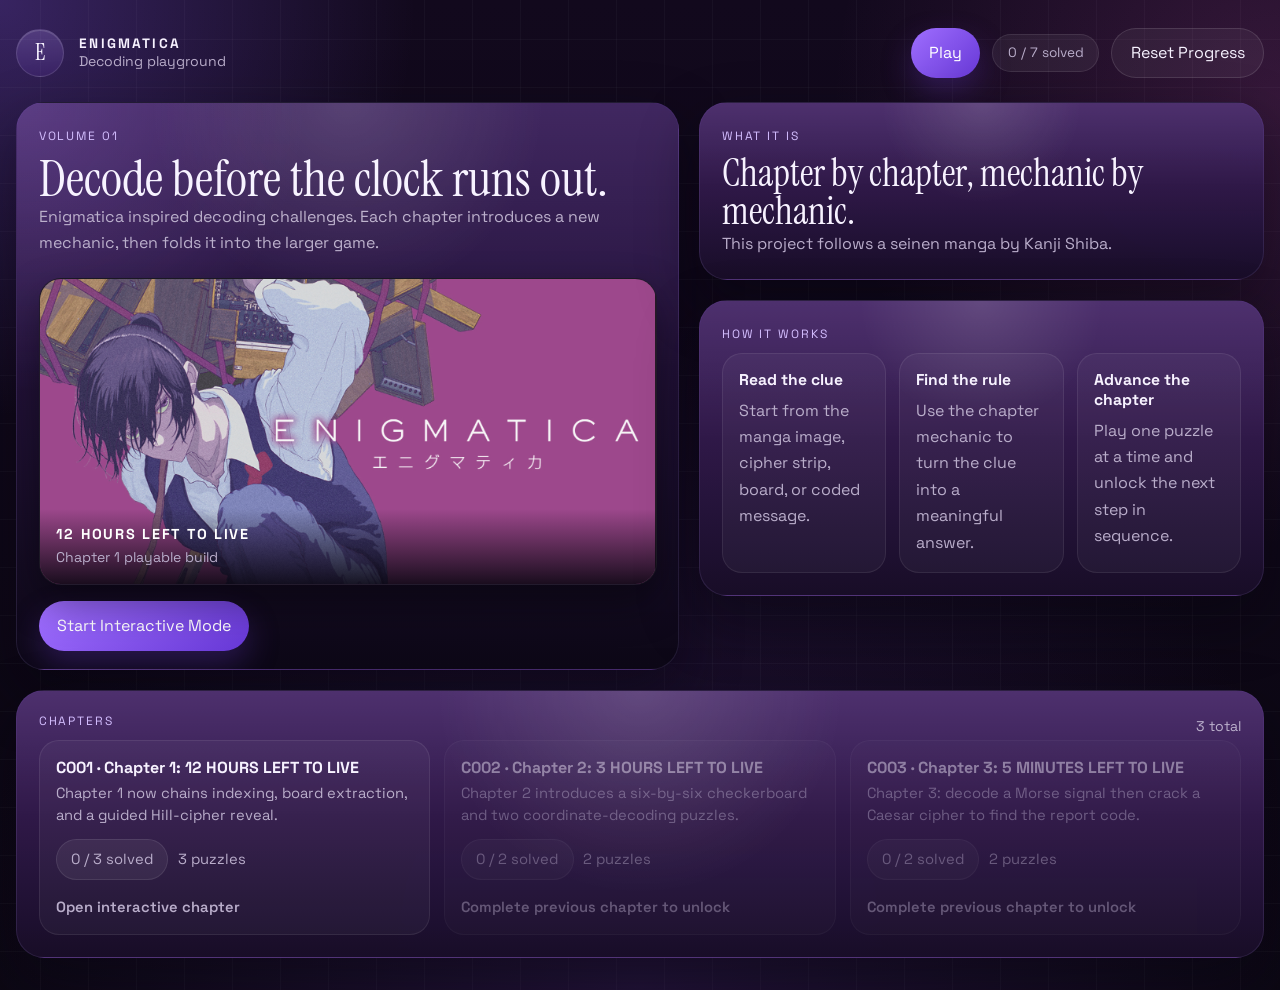
<file: index.html>
<!doctype html>
<html lang="en">
  <head>
    <meta charset="utf-8" />
    <meta name="viewport" content="width=device-width, initial-scale=1" />
    <title>Enigmatica</title>
    <meta
      name="description"
      content="A modern minimal cipher game inspired by manga-style decoding challenges."
    />
    <link rel="preconnect" href="https://fonts.googleapis.com" />
    <link rel="preconnect" href="https://fonts.gstatic.com" crossorigin />
    <link
      href="https://fonts.googleapis.com/css2?family=Instrument+Serif:ital@0;1&family=Space+Grotesk:wght@400;500;700&display=swap"
      rel="stylesheet"
    />
    <link rel="stylesheet" href="./web/styles.css" />
  </head>
  <body>
    <div class="page-shell">
      <header class="topbar">
        <a class="brand" href="./index.html">
          <span class="brand-mark">E</span>
          <span class="brand-copy">
            <span class="brand-name" id="brandName">ENIGMATICA</span>
            <span class="brand-subtitle" id="brandSubtitle">Decoding playground</span>
          </span>
        </a>
        <div class="topbar-actions">
          <button class="primary-button" id="topbarPlayButton" type="button">Play</button>
          <span class="progress-pill" id="overallProgress">0 / 0 solved</span>
          <button class="ghost-button" id="resetProgressButton" type="button">
            Reset Progress
          </button>
        </div>
      </header>

      <main class="home-screen">
        <section class="home-hero-grid">
          <section class="card hero-card">
            <div class="eyebrow" id="homeVolumeLabel">Volume 01</div>
            <h1 id="homeHeroTitle">Decode before the clock runs out.</h1>
            <p class="hero-copy" id="homeHeroCopy">
              Enigmatica inspired decoding challenges playable chapter-based puzzle.
            </p>
            <div class="hero-media">
              <div class="hero-media-overlay">
                <span class="hero-kicker" id="heroKicker">12 HOURS LEFT TO LIVE</span>
                <span class="hero-caption" id="heroCaption">Chapter 1 playable build</span>
              </div>
              <img
                id="coverImage"
                src="./assets/horizontal-cover.png"
                alt="Enigmatica cover art"
              />
            </div>
            <div class="hero-actions">
              <button class="primary-button" id="heroPlayButton" type="button">
                Start Interactive Mode
              </button>
              <button class="ghost-button" id="heroContinueButton" type="button" hidden>
                Continue Chapter
              </button>
            </div>
          </section>

          <div class="home-stack">
            <section class="card home-about-card">
              <div class="eyebrow" id="homeAboutEyebrow">What It Is</div>
              <h2 id="homeAboutTitle">Chapter by chapter, mechanic by mechanic.</h2>
              <p class="hero-copy" id="homeAboutCopy">
                This project follows the manga by Kanji Shiba.
              </p>
            </section>

            <section class="card home-how-card">
              <div class="eyebrow" id="homeHowEyebrow">How It Works</div>
              <div class="feature-grid">
                <article class="feature-card">
                  <strong id="featureTitle01">Read the clue</strong>
                  <p id="featureBody01">Start from the manga image, cipher strip, board, or coded message.</p>
                </article>
                <article class="feature-card">
                  <strong id="featureTitle02">Find the rule</strong>
                  <p id="featureBody02">Use the chapter mechanic to turn the clue into a meaningful answer.</p>
                </article>
                <article class="feature-card">
                  <strong id="featureTitle03">Advance the chapter</strong>
                  <p id="featureBody03">Play one puzzle at a time and unlock the next step in sequence.</p>
                </article>
              </div>
            </section>
          </div>
        </section>

        <section class="card home-chapters-card">
          <div class="section-heading">
            <span class="eyebrow" id="chaptersEyebrow">Chapters</span>
            <span class="subtle-label" id="chapterCountLabel">0 total</span>
          </div>
          <div class="home-chapter-grid" id="chapterList"></div>
        </section>
      </main>
    </div>

    <script src="./web/site-copy.js"></script>
    <script src="./web/shared.js"></script>
    <script src="./web/home.js"></script>
  </body>
</html>
</file>
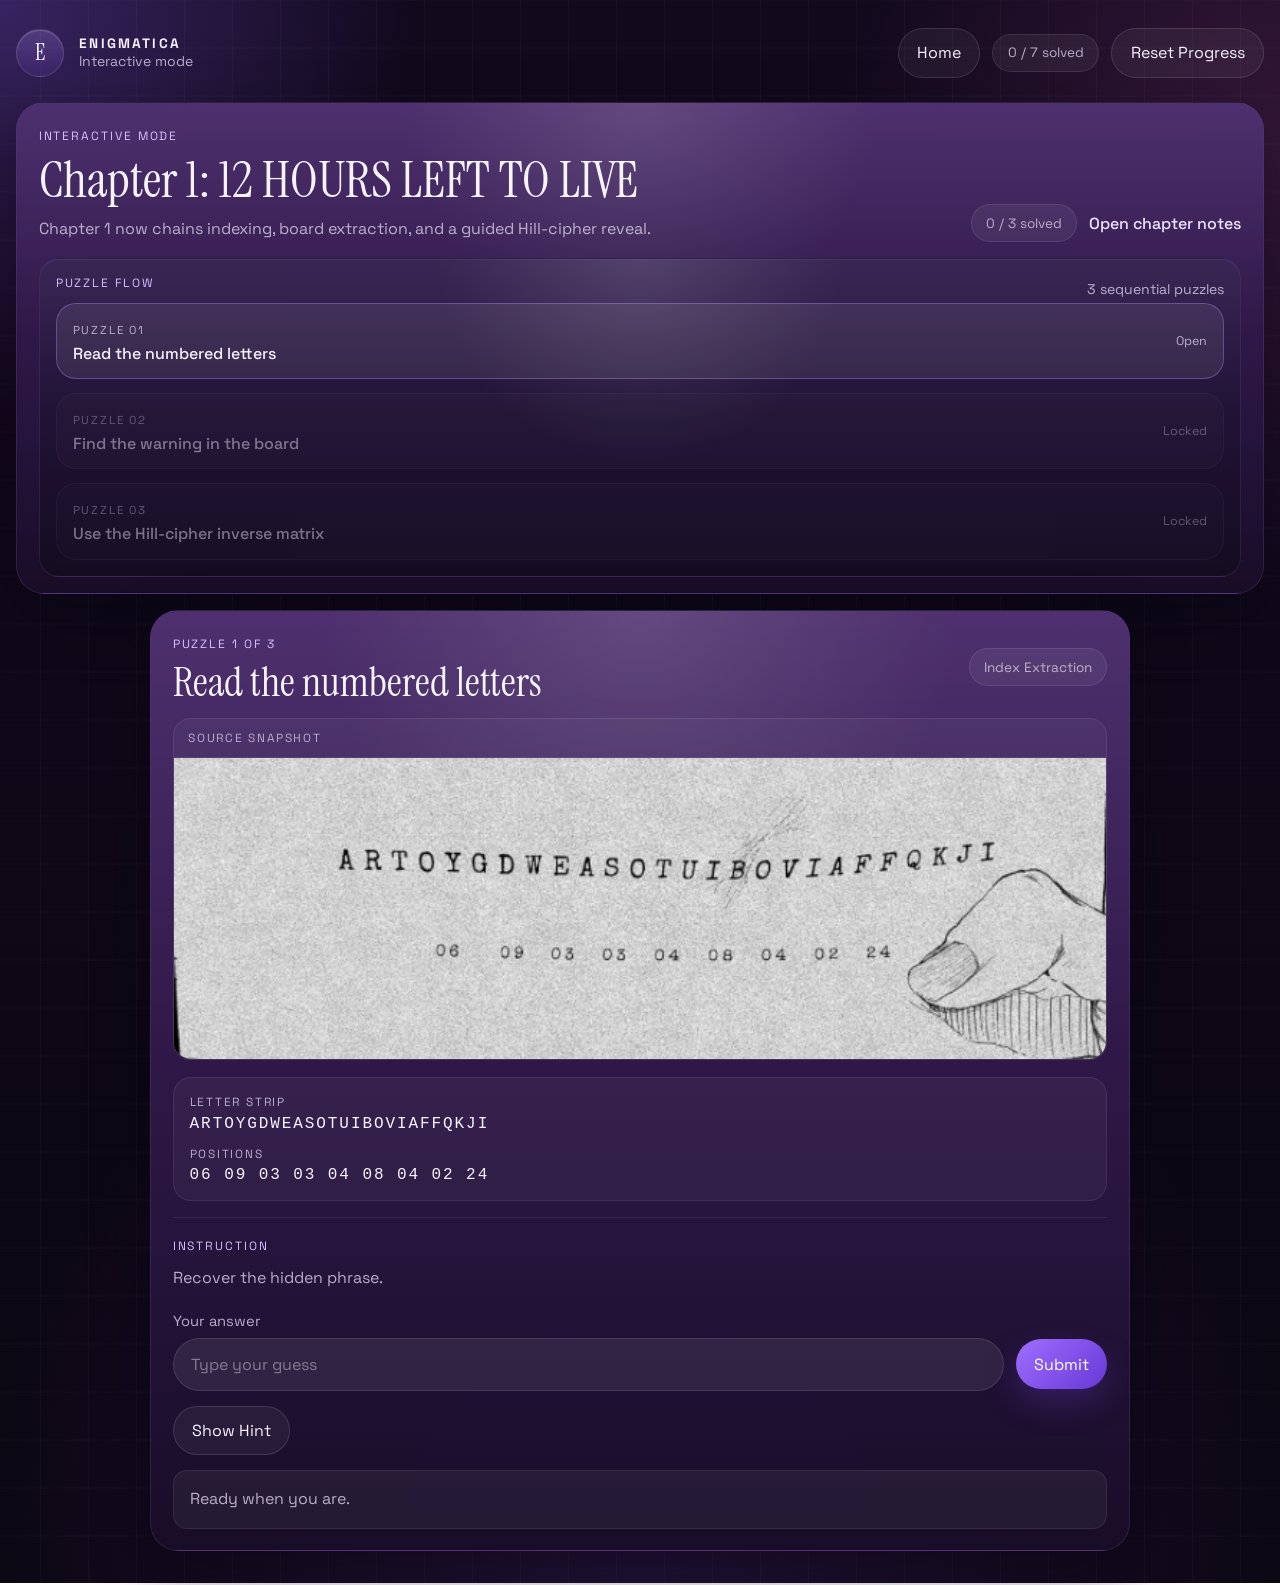
<file: play.html>
<!doctype html>
<html lang="en">
  <head>
    <meta charset="utf-8" />
    <meta name="viewport" content="width=device-width, initial-scale=1" />
    <title>Enigmatica · Play</title>
    <meta
      name="description"
      content="Play Enigmatica chapter puzzles one step at a time."
    />
    <link rel="preconnect" href="https://fonts.googleapis.com" />
    <link rel="preconnect" href="https://fonts.gstatic.com" crossorigin />
    <link
      href="https://fonts.googleapis.com/css2?family=Instrument+Serif:ital@0;1&family=Space+Grotesk:wght@400;500;700&display=swap"
      rel="stylesheet"
    />
    <link rel="stylesheet" href="./web/styles.css" />
  </head>
  <body>
    <div class="page-shell">
      <header class="topbar">
        <a class="brand" href="./index.html">
          <span class="brand-mark">E</span>
          <span class="brand-copy">
            <span class="brand-name" id="brandName">ENIGMATICA</span>
            <span class="brand-subtitle" id="brandSubtitle">Interactive mode</span>
          </span>
        </a>
        <div class="topbar-actions">
          <a class="ghost-button" id="homeLink" href="./index.html">Home</a>
          <span class="progress-pill" id="overallProgress">0 / 0 solved</span>
          <button class="ghost-button" id="resetProgressButton" type="button">
            Reset Progress
          </button>
        </div>
      </header>

      <main class="play-screen">
        <section class="card play-stage-card">
          <div class="play-stage-header">
            <div>
              <div class="eyebrow" id="playModeEyebrow">Interactive Mode</div>
              <h1 class="play-title" id="playChapterTitle">Chapter</h1>
              <p class="play-copy" id="playChapterDescription"></p>
            </div>
            <div class="play-stage-actions">
              <span class="progress-pill" id="chapterProgressLabel">0 / 0 solved</span>
              <a class="inline-link" id="chapterNotesLink" href="./docs/chapters/index.md">
                Open chapter notes
              </a>
            </div>
          </div>
          <section class="card chapter-stage chapter-stage-inner">
            <div class="section-heading">
              <span class="eyebrow" id="puzzleFlowEyebrow">Puzzle Flow</span>
              <span class="subtle-label" id="puzzleFlowLabel">Sequential unlocks</span>
            </div>
            <div class="puzzle-nav" id="puzzleNav"></div>
          </section>
        </section>

        <section class="play-workspace">
          <section class="card puzzle-card">
            <div class="puzzle-header">
              <div>
                <div class="eyebrow" id="puzzleEyebrow">Puzzle</div>
                <h2 id="puzzleTitle">Loading...</h2>
              </div>
              <span class="mechanic-chip" id="mechanicChip">Mechanic</span>
            </div>

            <div class="puzzle-media" id="puzzleMedia"></div>
            <div class="puzzle-clue" id="puzzleClue"></div>

            <div class="prompt-block">
              <div class="eyebrow" id="instructionEyebrow">Instruction</div>
              <p id="puzzlePrompt"></p>
            </div>

            <form class="answer-form" id="answerForm">
              <label class="answer-label" id="answerLabel" for="answerInput">Your answer</label>
              <div class="answer-row">
                <input
                  id="answerInput"
                  name="answer"
                  type="text"
                  autocomplete="off"
                  spellcheck="false"
                  placeholder="Type your guess"
                />
                <button class="primary-button" id="submitButton" type="submit">Submit</button>
              </div>
            </form>

            <div class="feedback-row">
              <button class="ghost-button" id="hintButton" type="button">Show Hint</button>
              <button class="ghost-button" id="continueButton" type="button" hidden>
                Continue
              </button>
            </div>

            <div class="hint-box" id="hintBox" hidden></div>
            <div class="status-box" id="statusBox" aria-live="polite"></div>
          </section>
        </section>
      </main>
    </div>

    <div
      class="modal-overlay"
      id="completionModal"
      role="dialog"
      aria-modal="true"
      aria-labelledby="completionModalTitle"
      hidden
    >
      <section class="completion-modal">
        <div class="eyebrow" id="completionModalEyebrow">Chapter Complete</div>
        <h2 id="completionModalTitle">Chapter complete</h2>
        <p id="completionModalBody"></p>
        <div class="modal-actions">
          <button class="primary-button" id="completionModalPrimaryButton" type="button">
            Continue
          </button>
          <button class="ghost-button" id="completionModalCloseButton" type="button">
            Stay Here
          </button>
        </div>
      </section>
    </div>

    <script src="./web/site-copy.js"></script>
    <script src="./web/shared.js"></script>
    <script src="./web/app.js"></script>
  </body>
</html>
</file>
<file: web/styles.css>
:root {
  --bg: #0b0712;
  --bg-deep: #140a21;
  --bg-soft: rgba(36, 20, 59, 0.72);
  --bg-strong: rgba(47, 25, 74, 0.86);
  --surface-border: rgba(191, 161, 255, 0.12);
  --surface-shadow: 0 24px 60px rgba(7, 4, 16, 0.45);
  --ink: #f7f2ff;
  --ink-soft: #b9adca;
  --accent: #8f62ff;
  --accent-strong: #d2bbff;
  --success: #63d7ad;
  --danger: #ff8e98;
  --radius-xl: 28px;
  --radius-lg: 20px;
  --radius-md: 14px;
  --font-ui: "Space Grotesk", "Avenir Next", "Segoe UI", sans-serif;
  --font-display: "Instrument Serif", "Times New Roman", serif;
}

* {
  box-sizing: border-box;
}

html {
  min-height: 100%;
  background:
    radial-gradient(circle at top left, rgba(143, 98, 255, 0.3), transparent 26rem),
    radial-gradient(circle at right 10%, rgba(214, 89, 190, 0.18), transparent 28rem),
    radial-gradient(circle at bottom center, rgba(62, 34, 102, 0.45), transparent 42rem),
    linear-gradient(180deg, #12091d 0%, var(--bg) 100%);
}

body {
  margin: 0;
  min-height: 100vh;
  color: var(--ink);
  font-family: var(--font-ui);
  background-image:
    linear-gradient(rgba(247, 242, 255, 0.03) 1px, transparent 1px),
    linear-gradient(90deg, rgba(247, 242, 255, 0.03) 1px, transparent 1px);
  background-position: center;
  background-size: 3rem 3rem;
}

img {
  display: block;
  max-width: 100%;
}

button,
input {
  font: inherit;
}

[hidden] {
  display: none !important;
}

a {
  color: inherit;
}

.page-shell {
  width: min(1380px, calc(100vw - 2rem));
  margin: 0 auto;
  padding: 1.25rem 0 2rem;
}

.topbar {
  display: flex;
  align-items: center;
  justify-content: space-between;
  gap: 1rem;
  padding: 0.5rem 0 1.5rem;
}

.brand {
  display: inline-flex;
  align-items: center;
  gap: 0.95rem;
  text-decoration: none;
}

.brand-mark {
  display: grid;
  place-items: center;
  width: 3rem;
  height: 3rem;
  border-radius: 999px;
  border: 1px solid rgba(255, 255, 255, 0.12);
  background: linear-gradient(180deg, rgba(189, 157, 255, 0.22), rgba(107, 58, 191, 0.18));
  box-shadow: inset 0 1px 0 rgba(255, 255, 255, 0.14);
  font-family: var(--font-display);
  font-size: 1.45rem;
  line-height: 1;
}

.brand-copy {
  display: flex;
  flex-direction: column;
}

.brand-name {
  letter-spacing: 0.16em;
  font-size: 0.85rem;
  font-weight: 700;
}

.brand-subtitle,
.subtle-label {
  color: var(--ink-soft);
  font-size: 0.88rem;
}

.topbar-actions {
  display: flex;
  align-items: center;
  gap: 0.75rem;
  flex-wrap: wrap;
}

.progress-pill,
.mechanic-chip,
.chapter-pill {
  display: inline-flex;
  align-items: center;
  justify-content: center;
  gap: 0.35rem;
  min-height: 2.4rem;
  padding: 0.55rem 0.9rem;
  border-radius: 999px;
  border: 1px solid rgba(255, 255, 255, 0.09);
  background: rgba(255, 255, 255, 0.06);
  color: var(--ink-soft);
  font-size: 0.85rem;
}

.home-screen,
.play-screen,
.home-stack {
  display: grid;
  gap: 1.25rem;
}

.home-screen,
.play-screen {
  align-content: start;
}

.home-hero-grid {
  display: grid;
  grid-template-columns: minmax(0, 1.08fr) minmax(320px, 0.92fr);
  gap: 1.25rem;
  align-items: start;
}

.card {
  position: relative;
  overflow: hidden;
  border: 1px solid var(--surface-border);
  border-radius: var(--radius-xl);
  background:
    linear-gradient(180deg, rgba(69, 36, 104, 0.92), rgba(24, 13, 39, 0.92)),
    linear-gradient(180deg, var(--bg-strong), var(--bg-soft));
  box-shadow: var(--surface-shadow);
  backdrop-filter: blur(16px);
  padding: 1.35rem;
  animation: rise-in 650ms cubic-bezier(0.2, 0.7, 0.2, 1);
}

.card::before {
  content: "";
  position: absolute;
  inset: 0;
  background:
    radial-gradient(circle at top, rgba(255, 255, 255, 0.12), transparent 30%),
    linear-gradient(180deg, rgba(255, 255, 255, 0.06), transparent 48%);
  pointer-events: none;
}

.hero-card {
  padding-bottom: 1.15rem;
  background:
    radial-gradient(circle at top left, rgba(181, 132, 255, 0.22), transparent 18rem),
    linear-gradient(180deg, rgba(55, 27, 89, 0.96), rgba(13, 8, 23, 0.98));
}

.home-about-card h2,
.play-title {
  margin: 0;
  font-family: var(--font-display);
  font-weight: 400;
  line-height: 0.98;
}

.home-about-card h2 {
  font-size: clamp(1.85rem, 3vw, 2.55rem);
}

.play-title {
  font-size: clamp(2rem, 4vw, 3.2rem);
}

.eyebrow {
  display: inline-flex;
  align-items: center;
  gap: 0.45rem;
  margin-bottom: 0.7rem;
  color: var(--accent-strong);
  font-size: 0.75rem;
  letter-spacing: 0.16em;
  text-transform: uppercase;
}

.hero-card h1,
.puzzle-header h2 {
  margin: 0;
  font-family: var(--font-display);
  font-size: clamp(2rem, 4vw, 3.4rem);
  line-height: 0.95;
  font-weight: 400;
}

.puzzle-header h2 {
  font-size: clamp(1.85rem, 3.2vw, 2.7rem);
}

.hero-copy,
.prompt-block p,
.status-box,
.hint-box,
#chapterSummary {
  margin: 0;
  color: var(--ink-soft);
  line-height: 1.65;
}

.prompt-block p,
.hint-box {
  white-space: pre-line;
}

.hero-media {
  margin-top: 1.3rem;
  width: 100%;
  margin-inline: 0 auto 0 0;
  position: relative;
  border-radius: calc(var(--radius-xl) - 6px);
  overflow: hidden;
  aspect-ratio: 1566 / 779;
  background:
    linear-gradient(180deg, rgba(6, 4, 14, 0) 0%, rgba(6, 4, 14, 0.8) 100%),
    #10081b;
  border: 1px solid rgba(255, 255, 255, 0.08);
  box-shadow:
    inset 0 1px 0 rgba(255, 255, 255, 0.1),
    0 18px 40px rgba(0, 0, 0, 0.38);
}

.hero-media-overlay {
  position: absolute;
  inset: auto 0 0 0;
  z-index: 1;
  display: flex;
  flex-direction: column;
  gap: 0.35rem;
  padding: 1rem 1rem 1.1rem;
  background: linear-gradient(180deg, rgba(8, 5, 15, 0) 0%, rgba(8, 5, 15, 0.88) 100%);
}

.hero-kicker {
  color: white;
  font-size: 0.9rem;
  font-weight: 700;
  letter-spacing: 0.12em;
}

.hero-caption {
  color: var(--ink-soft);
  font-size: 0.88rem;
}

.hero-media img {
  width: 100%;
  height: 100%;
  object-fit: cover;
  object-position: center center;
  transform: none;
  filter: saturate(1.04) contrast(1.08) brightness(0.96);
}

.section-heading,
.puzzle-header,
.feedback-row,
.answer-row,
.hero-actions,
.play-stage-header,
.play-stage-actions {
  display: flex;
  align-items: center;
  justify-content: space-between;
  gap: 0.75rem;
}

.hero-actions {
  margin-top: 1rem;
  flex-wrap: wrap;
}

.feature-grid,
.home-chapter-grid,
.puzzle-nav {
  display: grid;
  gap: 0.85rem;
}

.feature-grid {
  grid-template-columns: repeat(3, minmax(0, 1fr));
}

.feature-card {
  min-height: 100%;
  padding: 1rem;
  border: 1px solid rgba(255, 255, 255, 0.08);
  border-radius: var(--radius-lg);
  background: rgba(255, 255, 255, 0.04);
}

.feature-card strong {
  display: block;
  margin-bottom: 0.45rem;
  font-size: 0.98rem;
}

.feature-card p,
.play-copy {
  margin: 0;
  color: var(--ink-soft);
  line-height: 1.65;
}

.home-chapter-grid {
  grid-template-columns: repeat(auto-fit, minmax(280px, 1fr));
}

.play-screen {
  gap: 1rem;
}

.play-stage-card {
  padding-bottom: 1rem;
}

.play-stage-header {
  align-items: flex-end;
}

.play-stage-actions {
  flex-wrap: wrap;
}

.play-copy {
  margin-top: 0.65rem;
  max-width: 68ch;
}

.chapter-stage-inner {
  margin-top: 1rem;
  padding: 1rem;
  border-radius: calc(var(--radius-xl) - 8px);
  background:
    linear-gradient(180deg, rgba(44, 23, 72, 0.84), rgba(17, 11, 30, 0.84)),
    rgba(255, 255, 255, 0.02);
  box-shadow: inset 0 1px 0 rgba(255, 255, 255, 0.06);
}

.play-workspace {
  width: min(980px, 100%);
  margin: 0 auto;
}

.chapter-item,
.puzzle-step {
  border: 1px solid rgba(255, 255, 255, 0.08);
  border-radius: var(--radius-lg);
  background: rgba(255, 255, 255, 0.04);
}

.chapter-item {
  padding: 0;
  transition: transform 180ms ease, border-color 180ms ease, background 180ms ease;
}

.chapter-button,
.puzzle-step-button {
  display: block;
  width: 100%;
  border: 0;
  background: transparent;
  color: inherit;
  text-align: left;
  cursor: pointer;
  text-decoration: none;
}

.chapter-button {
  display: flex;
  flex-direction: column;
  min-height: 100%;
  padding: 1rem;
}

.chapter-item.is-active,
.puzzle-step.is-active {
  border-color: rgba(185, 145, 255, 0.34);
  background: rgba(255, 255, 255, 0.08);
}

.chapter-item:hover,
.puzzle-step:hover {
  transform: translateY(-2px);
}

.chapter-item.is-locked {
  opacity: 0.45;
}

.chapter-item.is-locked:hover {
  transform: none;
}

.chapter-item.is-locked .chapter-button {
  cursor: not-allowed;
}

.chapter-button strong {
  display: block;
  margin-bottom: 0.25rem;
}

.chapter-button span {
  color: var(--ink-soft);
  font-size: 0.92rem;
  line-height: 1.5;
}

.chapter-meta {
  display: flex;
  align-items: center;
  justify-content: space-between;
  gap: 0.6rem;
  margin-top: 0.8rem;
}

.chapter-cta {
  display: inline-flex;
  align-items: center;
  gap: 0.35rem;
  margin-top: 1rem;
  color: #f4eaff;
  font-size: 0.88rem;
  font-weight: 600;
}

.inline-link {
  display: inline-flex;
  align-items: center;
  gap: 0.35rem;
  margin-top: 1rem;
  color: #f0e5ff;
  font-weight: 500;
  text-decoration: none;
}

.inline-link:hover {
  text-decoration: underline;
}

.play-stage-actions .inline-link {
  margin-top: 0;
}

.chapter-summary-title {
  margin: 0 0 0.6rem;
  font-size: 1.1rem;
}

.chapter-summary-copy {
  margin: 0;
}

.puzzle-step-button {
  display: flex;
  align-items: center;
  justify-content: space-between;
  gap: 1rem;
  padding: 0.9rem 1rem;
}

.puzzle-step-index {
  font-size: 0.72rem;
  letter-spacing: 0.16em;
  text-transform: uppercase;
  color: var(--ink-soft);
}

.puzzle-step-title {
  display: block;
  margin-top: 0.24rem;
  font-weight: 500;
}

.puzzle-step-state {
  font-size: 0.78rem;
  color: var(--ink-soft);
}

.puzzle-step.is-locked {
  opacity: 0.45;
}

.puzzle-step.is-locked .puzzle-step-button {
  cursor: not-allowed;
}

.puzzle-card {
  min-height: 0;
}

.puzzle-media {
  display: grid;
  gap: 0.85rem;
  margin: 1rem 0 1.05rem;
}

.puzzle-image-frame {
  position: relative;
  overflow: hidden;
  border: 1px solid rgba(255, 255, 255, 0.08);
  border-radius: calc(var(--radius-xl) - 10px);
  background: rgba(255, 255, 255, 0.04);
}

.puzzle-image-label {
  display: block;
  padding: 0.7rem 0.9rem;
  border-bottom: 1px solid rgba(255, 255, 255, 0.08);
  color: var(--ink-soft);
  font-size: 0.74rem;
  letter-spacing: 0.15em;
  text-transform: uppercase;
}

.puzzle-image-frame img {
  width: 100%;
  max-height: 360px;
  object-fit: contain;
  background: linear-gradient(180deg, rgba(19, 11, 31, 0.96), rgba(10, 7, 18, 0.98));
}

.clue-panel {
  margin-bottom: 1rem;
  border: 1px solid rgba(255, 255, 255, 0.08);
  border-radius: calc(var(--radius-xl) - 10px);
  background: rgba(255, 255, 255, 0.04);
  padding: 1rem;
}

.clue-grid {
  display: grid;
  gap: 0.8rem;
}

.mono-block,
.board-pre,
.matrix-card,
.morse-block,
.cipher-message,
.frequency-symbol,
.frequency-count,
.mapping-chips {
  font-family: "IBM Plex Mono", "SFMono-Regular", Consolas, monospace;
}

.label {
  display: block;
  margin-bottom: 0.35rem;
  font-size: 0.74rem;
  letter-spacing: 0.15em;
  text-transform: uppercase;
  color: var(--ink-soft);
}

.mono-block {
  font-size: 1rem;
  letter-spacing: 0.12em;
  word-break: break-all;
}

.morse-block {
  font-size: clamp(1rem, 2.4vw, 1.35rem);
  letter-spacing: 0.14em;
  word-break: break-word;
}

.cipher-message {
  border: 1px solid rgba(255, 255, 255, 0.08);
  border-radius: var(--radius-md);
  background: rgba(255, 255, 255, 0.04);
  padding: 0.9rem;
  letter-spacing: 0.08em;
  line-height: 1.65;
}

.frequency-chart {
  display: grid;
  gap: 0.55rem;
}

.frequency-row {
  display: grid;
  grid-template-columns: 1.25rem minmax(0, 1fr) 2rem;
  gap: 0.65rem;
  align-items: center;
}

.frequency-symbol,
.frequency-count {
  color: var(--ink-soft);
  font-size: 0.92rem;
}

.frequency-bar-track {
  display: block;
  height: 0.72rem;
  overflow: hidden;
  border-radius: 999px;
  background: rgba(255, 255, 255, 0.07);
}

.frequency-bar {
  display: block;
  height: 100%;
  border-radius: inherit;
  background: linear-gradient(90deg, #9264fb, #d38cff);
}

.mapping-chips {
  display: flex;
  gap: 0.6rem;
  flex-wrap: wrap;
}

.mapping-chips span {
  display: inline-flex;
  border: 1px solid rgba(185, 145, 255, 0.24);
  border-radius: 999px;
  background: rgba(143, 98, 255, 0.1);
  padding: 0.5rem 0.85rem;
  color: var(--ink);
}

.board-pre {
  margin: 0;
  overflow-x: auto;
  font-size: 0.97rem;
  line-height: 1.6;
}

.matrix-layout {
  display: grid;
  grid-template-columns: repeat(auto-fit, minmax(220px, 1fr));
  gap: 1rem;
}

.matrix-card {
  border: 1px solid rgba(255, 255, 255, 0.08);
  border-radius: var(--radius-md);
  background: rgba(255, 255, 255, 0.04);
  padding: 0.9rem;
  white-space: pre-wrap;
  word-break: break-all;
  line-height: 1.6;
}

.prompt-block {
  margin: 1rem 0 1.25rem;
  padding-top: 1rem;
  border-top: 1px solid rgba(255, 255, 255, 0.08);
}

.answer-form {
  margin-bottom: 0.95rem;
}

.answer-label {
  display: block;
  margin-bottom: 0.5rem;
  font-size: 0.92rem;
  color: var(--ink-soft);
}

#answerInput {
  flex: 1;
  min-width: 0;
  min-height: 3.3rem;
  border: 1px solid rgba(255, 255, 255, 0.1);
  border-radius: 999px;
  background: rgba(255, 255, 255, 0.08);
  color: var(--ink);
  padding: 0 1.1rem;
  outline: none;
  transition: border-color 180ms ease, box-shadow 180ms ease;
}

#answerInput::placeholder {
  color: rgba(247, 242, 255, 0.42);
}

#answerInput:focus {
  border-color: rgba(185, 145, 255, 0.5);
  box-shadow: 0 0 0 4px rgba(143, 98, 255, 0.12);
}

.primary-button,
.ghost-button {
  display: inline-flex;
  align-items: center;
  justify-content: center;
  min-height: 3.1rem;
  border-radius: 999px;
  padding: 0 1.15rem;
  text-decoration: none;
  transition: transform 180ms ease, background 180ms ease, border-color 180ms ease;
}

.primary-button {
  border: 0;
  background: linear-gradient(135deg, #9f6eff, #6738d6);
  color: white;
  cursor: pointer;
  box-shadow: 0 14px 30px rgba(94, 54, 180, 0.34);
}

.ghost-button {
  border: 1px solid rgba(255, 255, 255, 0.12);
  background: rgba(255, 255, 255, 0.05);
  color: var(--ink);
  cursor: pointer;
}

.primary-button:hover,
.ghost-button:hover {
  transform: translateY(-1px);
}

.hint-box,
.status-box {
  margin-top: 0.9rem;
  border-radius: var(--radius-md);
  border: 1px solid rgba(255, 255, 255, 0.08);
  background: rgba(255, 255, 255, 0.05);
  padding: 0.95rem 1rem;
}

.hint-box {
  line-height: 1.65;
}

.hint-copy {
  margin: 0;
  white-space: pre-line;
}

.hint-box .puzzle-image-frame,
.hint-clue {
  margin-top: 0.9rem;
}

.hint-clue {
  border-top: 1px solid rgba(255, 255, 255, 0.08);
  padding-top: 0.9rem;
}

.status-box.is-success {
  border-color: rgba(31, 106, 79, 0.2);
  color: var(--success);
}

.status-box.is-error {
  border-color: rgba(156, 63, 51, 0.18);
  color: var(--danger);
}

.status-box.is-neutral {
  color: var(--ink-soft);
}

body.has-modal {
  overflow: hidden;
}

.modal-overlay {
  position: fixed;
  inset: 0;
  z-index: 10;
  display: grid;
  place-items: center;
  padding: 1rem;
  background: rgba(7, 4, 16, 0.7);
  backdrop-filter: blur(10px);
}

.completion-modal {
  width: min(520px, 100%);
  border: 1px solid rgba(185, 145, 255, 0.3);
  border-radius: var(--radius-xl);
  background:
    radial-gradient(circle at top right, rgba(143, 98, 255, 0.22), transparent 17rem),
    linear-gradient(180deg, #27163c, #130b21);
  box-shadow: var(--surface-shadow);
  padding: clamp(1.35rem, 4vw, 2rem);
}

.completion-modal h2 {
  margin: 0.55rem 0 0.75rem;
}

.completion-modal p {
  margin: 0 0 1.4rem;
  color: var(--ink-soft);
  line-height: 1.6;
}

.modal-actions {
  display: flex;
  gap: 0.65rem;
  flex-wrap: wrap;
}

@media (max-width: 1100px) {
  .home-hero-grid,
  .feature-grid {
    grid-template-columns: 1fr;
  }

  .play-stage-header {
    flex-direction: column;
    align-items: flex-start;
  }

  .hero-media {
    width: 100%;
    aspect-ratio: 1566 / 779;
  }
}

@media (max-width: 680px) {
  .page-shell {
    width: min(100vw - 1rem, 100%);
    padding-top: 0.75rem;
  }

  .topbar,
  .topbar-actions,
  .answer-row,
  .feedback-row,
  .puzzle-header,
  .hero-actions,
  .play-stage-actions {
    flex-direction: column;
    align-items: stretch;
  }

  .hero-card h1,
  .puzzle-header h2,
  .play-title {
    font-size: 2rem;
  }

  .card {
    padding: 1rem;
    border-radius: 24px;
  }

  .home-chapter-grid {
    grid-template-columns: 1fr;
  }
}

@media (prefers-reduced-motion: reduce) {
  *,
  *::before,
  *::after {
    animation: none !important;
    transition: none !important;
    scroll-behavior: auto !important;
  }
}

@keyframes rise-in {
  from {
    opacity: 0;
    transform: translateY(18px);
  }
  to {
    opacity: 1;
    transform: translateY(0);
  }
}
</file>
